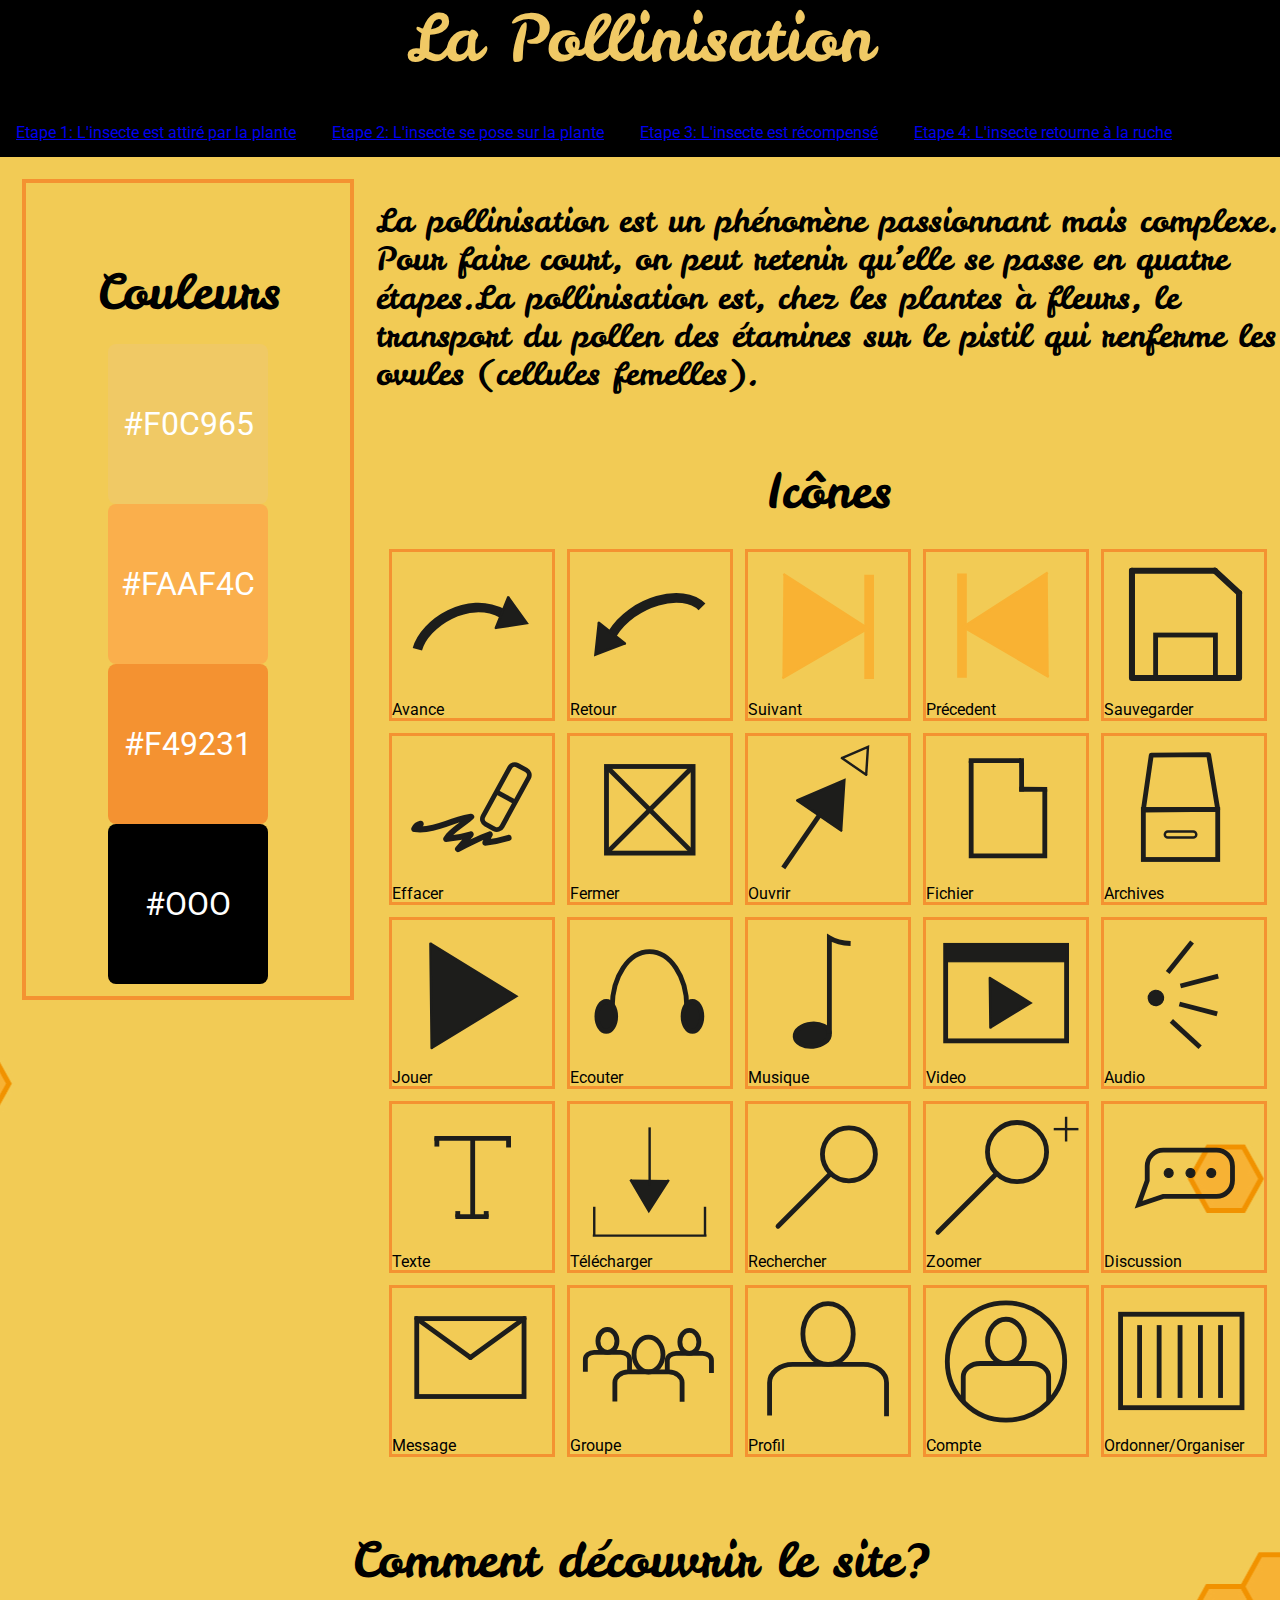
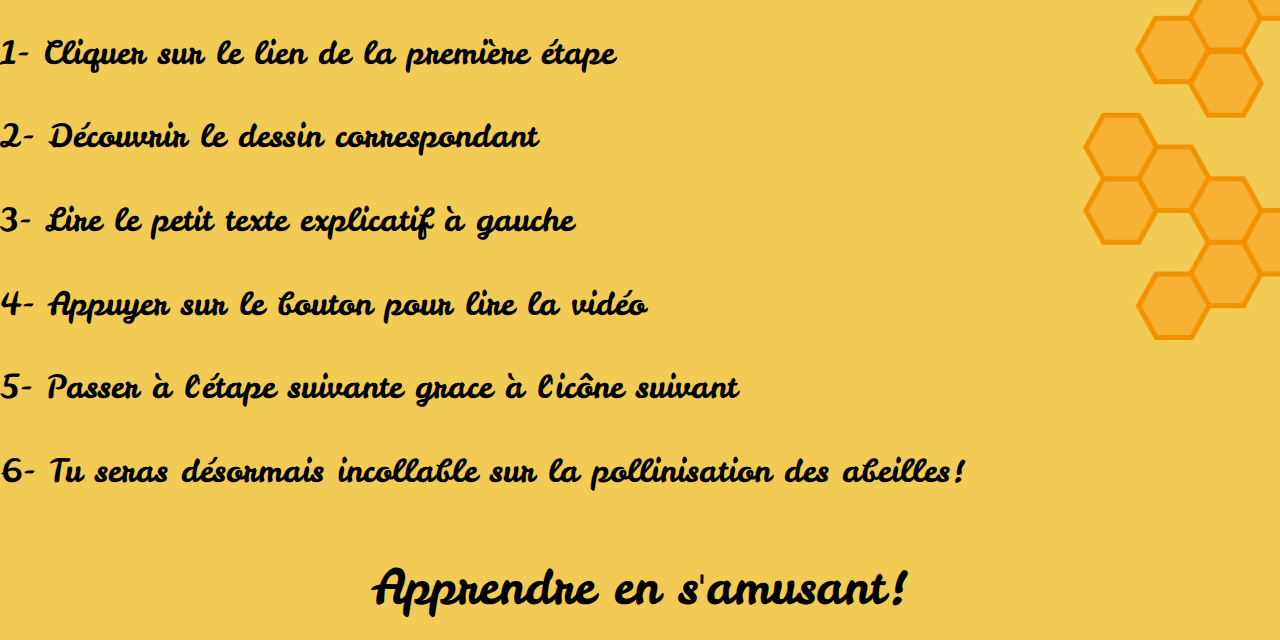
<file: index.html>
<!DOCTYPE html>
<html>

<head>
    <meta charset="utf-8">
    <title>Pollinisation</title>

  <link href="https://fonts.googleapis.com/css?family=Leckerli+One|Roboto" rel="stylesheet">

    <link rel="stylesheet" href="styles/reset.css">
    <link rel="stylesheet" href="styles/styleguide.css">
    <link rel="stylesheet" href="styles/main.css">
    <link rel="stylesheet" href="styles/typo.css">

</head>

<body>

  <header>

    <h1>La Pollinisation</h1>
<nav>
      <ul>
        <li><a href="video01.html">Etape 1: L'insecte est attiré par la plante</a></li>
        <li><a href="video02.html">Etape 2: L'insecte se pose sur la plante</a></li>
        <li><a href="video03.html">Etape 3: L'insecte est récompensé</a></li>
        <li><a href="video04.html">Etape 4: L'insecte retourne à la ruche</a></li>
      </ul>
    </nav>
  </header>

  <section class="color-section">
      <h2>Couleurs</h2>

      <ul id="colors">
          <li id="color-1">#f0c965</li>
          <li id="color-2">#faaf4c</li>
          <li id="color-3">#f49231</li>
          <li id="color-4">#OOO</li>

      </ul>

  </section>


  <h3>La pollinisation est un phénomène passionnant mais complexe. Pour faire court, on peut retenir qu’elle se passe en quatre étapes.La pollinisation est, chez les plantes à fleurs, le transport du pollen des étamines sur le pistil qui renferme les ovules (cellules femelles).</h3>




    <h2>Icônes</h2>

    <ol>
        <li><span><img src="images/avance.svg" alt="avance" /></span>Avance</li>
        <li><span><img src="images/retour.svg" alt="retour"  /></span>Retour</li>
        <li><span><img src="images/suivant2.svg" alt="suivant" /></span>Suivant</li>
        <li><span><img src="images/précédent2.svg" alt="précédent" /></span>Précedent</li>
        <li><span><img src="images/sauvegarder.svg" alt="sauvegarder" /></span>Sauvegarder</li>
        <li><span><img src="images/effacer.svg" alt="effacer" /></span>Effacer</li>
        <li><span><img src="images/fermer.svg" alt="fermer" /></span>Fermer</li>
        <li><span><img src="images/ouvrir.svg" alt="ouvrir" /></span>Ouvrir</li>
        <li><span><img src="images/fichier.svg" alt="fichier" /></span>Fichier</li>
        <li><span><img src="images/archives.svg" alt="archives" /></span>Archives</li>
        <li><span><img src="images/jouer.svg" alt="jouer" /></span>Jouer</li>
        <li><span><img src="images/écouter.svg" alt="écouter" /></span>Ecouter</li>
        <li><span><img src="images/musique.svg" alt="musique" /></span>Musique</li>
        <li><span><img src="images/vidéo.svg" alt="vidéo" /></span>Video</li>
        <li><span><img src="images/audio.svg" alt="audio" /></span>Audio</li>
        <li><span><img src="images/texte.svg" alt="texte" /></span>Texte</li>
        <li><span><img src="images/télécharger.svg" alt="télécharger" /></span>Télécharger</li>
        <li><span><img src="images/rechercher.svg" alt="rechercher" /></span>Rechercher</li>
        <li><span><img src="images/zoomer.svg" alt="zoomer" /></span>Zoomer</li>
        <li><span><img src="images/discussion.svg" alt="discussion" /></span>Discussion</li>
        <li><span><img src="images/message.svg" alt="message" /></span>Message</li>
        <li><span><img src="images/groupe.svg" alt="groupe" /></span>Groupe</li>
        <li><span><img src="images/profil.svg" alt="profil" /></span>Profil</li>
        <li><span><img src="images/compte.svg" alt="compte" /></span>Compte</li>
        <li><span><img src="images/ordonner.svg" alt="ordonner" /></span>Ordonner/Organiser</li>
    </ol>

    <h2>Comment découvrir le site?</h2>

    <h3>1- Cliquer sur le lien de la première étape</h3>
    <h3>2- Découvrir le dessin correspondant </h3>
    <h3>3- Lire le petit texte explicatif à gauche</h3>
    <h3>4- Appuyer sur le bouton pour lire la vidéo</h3>
    <h3>5- Passer à l'étape suivante grace à l'icône suivant</h3>
    <h3>6- Tu seras désormais incollable sur la pollinisation des abeilles!</h3>

    <h2>Apprendre en s'amusant!</h2>






</body>

</html>
</file>
<file: styles/styleguide.css>
/*#### Colors in the page   ####*/

#color-1 {
 background-color: #f0c965;
}

#color-2 {
 background-color: #faaf4c;
}

#color-3 {
 background-color: #f49231;
}

#color-4 {
 background-color: #000;
}


/*#### Color section in the style page   ####*/

#colors {
  display: flex;
  flex-wrap: wrap;
  justify-content : center;
  text-align : center;
 text-transform: uppercase;
 font-size: 2em;

}

#colors li {
  height : 160px;
  width : 160px;
  border-radius: 8px;
  color : #fff;
  display: flex;
  align-items: center;
justify-content: center;
}

/*-- #### Styles Pour La construction des pages #### */

ol {
  list-style-type: none;
  display: flex;
  flex-wrap: wrap;
  justify-content: center;
}

ol li {
  border : 3px solid #f49231;
  width : 160px;
  margin : 6px;
}

li img {
  width : 100%;
}
</file>
<file: styles/main.css>
/*#### Header elements   ####*/
.video-page {
  background :  url('fondjauneruche.jpg') top center;

}

body {
background :  url('finalindex.jpg') top center;
}

header {
  overflow: hidden;
  background: #000;
}

#logo {
  width : 200px;
  float: right;
}

nav li {
    display: inline-block;
}

nav li a {
  display: block;
  padding: 1em;
}

a:visited { color: #faaf4c; }

/*#### Styles sur la video   ####*/

video {
  border : 2em solid #f49231;
  border-radius: 1em;
  display:block;
  width : 460px;
  height: 460px;
  margin: 2em auto;
top: 375px;
right: 500px;
}

section {
  border : 4px solid #f49231;
  padding: 12px;
  width : 300px;
margin : 22px;
min-height: 150px;
float: left;
}


#section01{
  position: absolute;
  top: 375px;
left: 200px;
}


/*#### Styles pour les navigations dans les pages   ####*/

.page-navigation-block {
  padding: 0.5em;
  background: #000;
  overflow: hidden;
}

.page-navigation-block a {
  display: block;
  max-width: 220px;
  padding: 2em;
  color: #fde202;
  font-size: 2em;
  font-weight: bold;
}

.next {
  float: right;
}

.previous {
  float: left;
}
</file>
<file: styles/typo.css>
body {
    font-family: 'Roboto', sans-serif;
}

h1, h2, h3, h4, h5, h6 {
  margin: 1.414em 0 0.5em;
  font-weight: inherit;
  line-height: 1.2;
font-family: 'Leckerli One', cursive;
}

h1 {
  margin-top: 0;
  font-size: 3.998em;
  color: #f0c965;
  text-align: center;
}

h2 {
  font-size: 3em;
  color: #000;
  text-align: center;
}

h3 {
  font-size: 1.999em;
  color: #000;
}

h4 {font-size: 1.414em;}

/* Won't be used here */

h5 {
    font-size: 14px;
    line-height: 20px;
}

h6 {
    font-size: 12px;
    line-height: 20px;
}


p {margin-bottom: 1.3em;}
</file>
